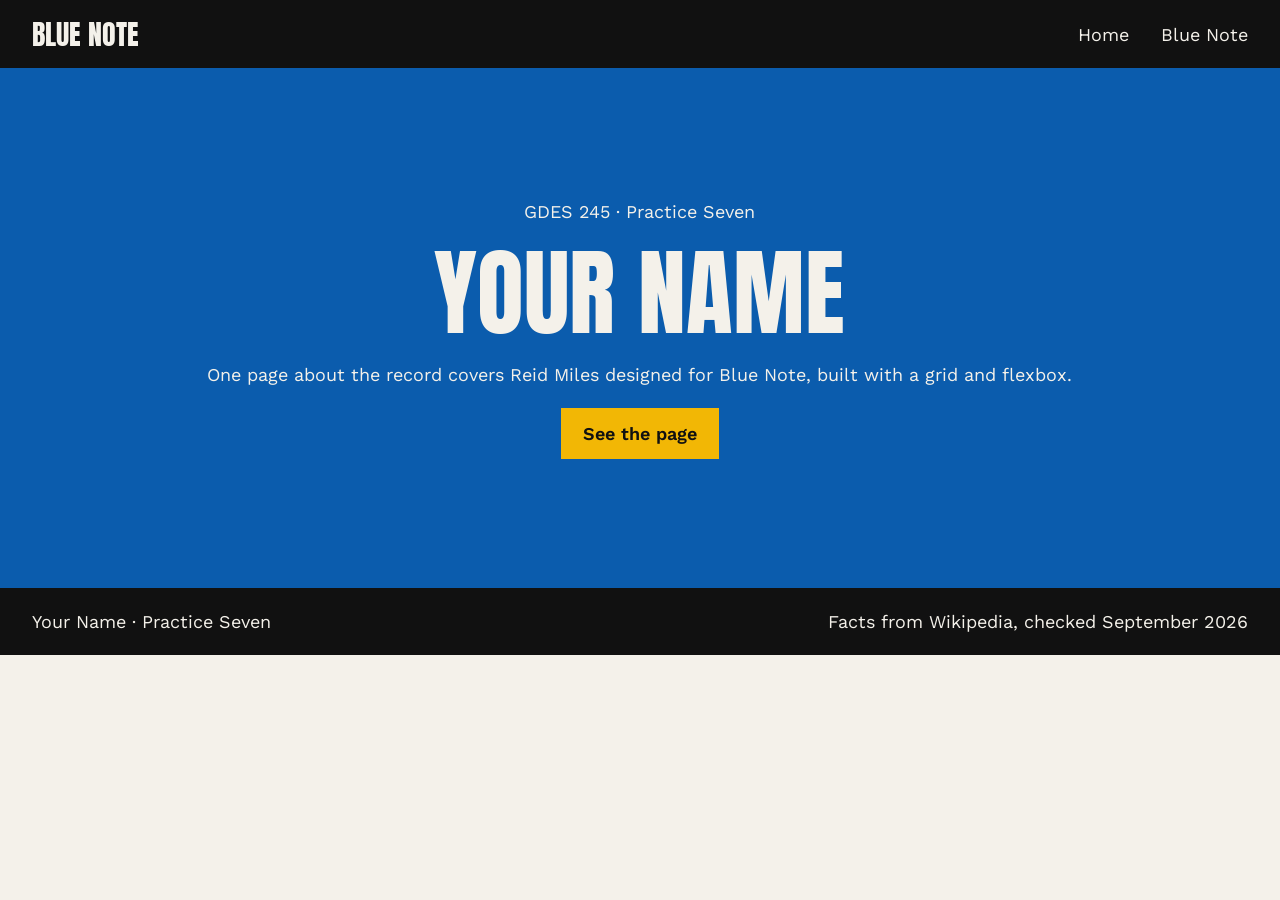
<file: index.html>
<!DOCTYPE html>
<html lang="en">
<head>
  <meta charset="UTF-8">
  <meta name="viewport" content="width=device-width, initial-scale=1.0">
  <title>Your Name, Web 1</title>

  <link rel="preconnect" href="https://fonts.googleapis.com">
  <link rel="preconnect" href="https://fonts.gstatic.com" crossorigin>
  <link href="https://fonts.googleapis.com/css2?family=Anton&family=Work+Sans:wght@400;600&display=swap" rel="stylesheet">

  <link rel="stylesheet" href="css/style.css">
</head>
<body>

<header class="site-header">
  <a class="logo" href="index.html">Blue Note</a>
  <nav>
    <ul>
      <li><a href="index.html">Home</a></li>
      <li><a href="pages/blue-note.html">Blue Note</a></li>
    </ul>
  </nav>
</header>

<section class="hero">
  <p>GDES 245 &middot; Practice Seven</p>
  <h1>Your Name</h1>
  <p>One page about the record covers Reid Miles
     designed for Blue Note, built with a grid and flexbox.</p>
  <a class="button" href="pages/blue-note.html">See the page</a>
</section>

<footer class="site-footer" id="sources">
  <p>Your Name &middot; Practice Seven</p>
  <p>Facts from Wikipedia, checked September 2026</p>
</footer>

</body>
</html>
</file>
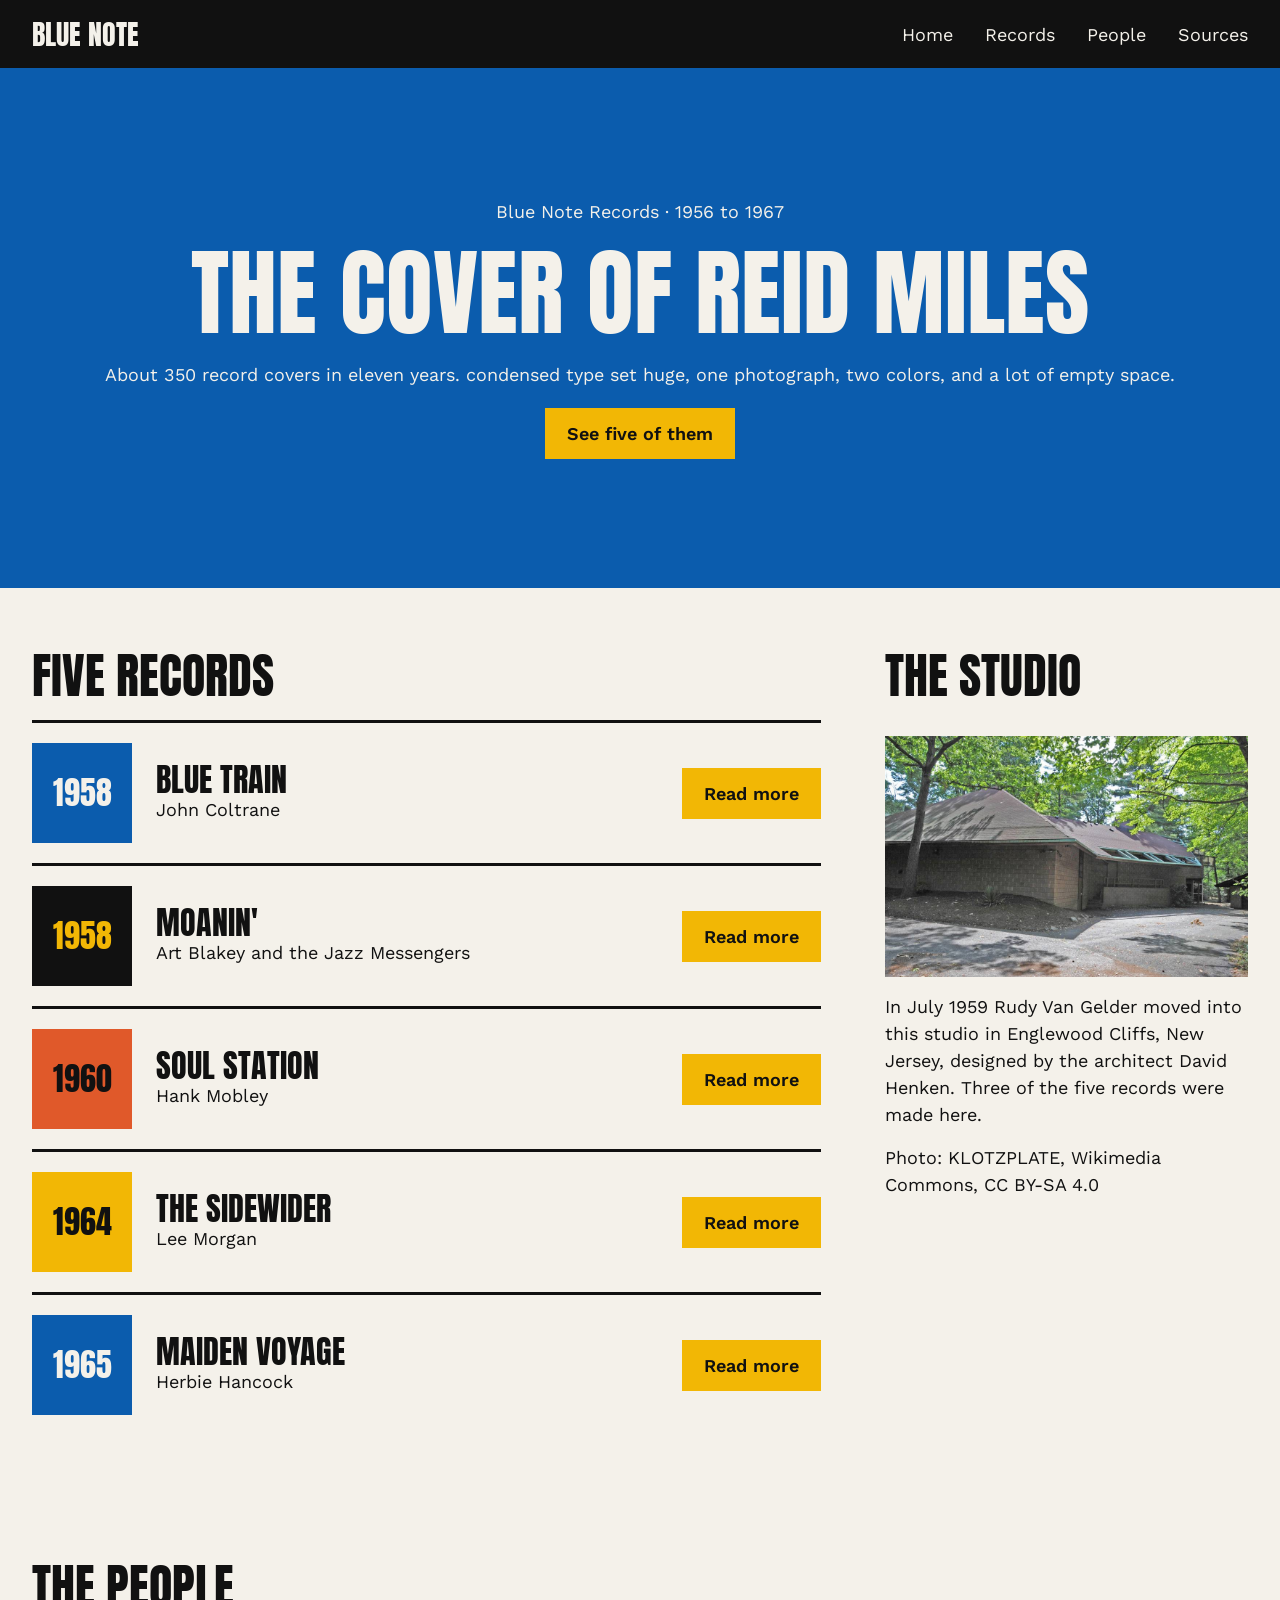
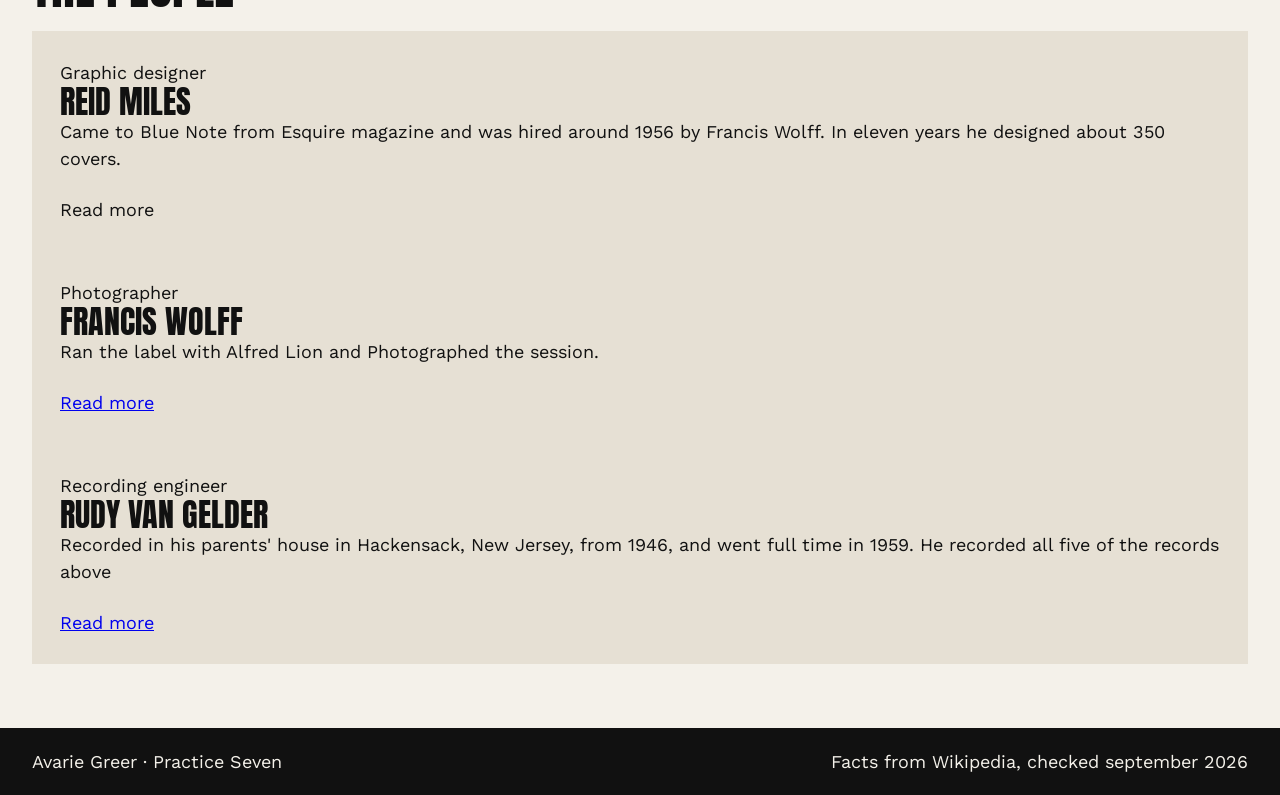
<file: pages/blue-note.html>
<!DOCTYPE html>
<html lang="en">
<head>
    <meta charset="UTF-8">
    <meta name="viewport" content="width=device-width, initial-scale=1.0">
    <title>Blue Note, the covers of Reid Miles</title>

    <link rel="preconnect" href="https://fonts.googleapis.com">
    <link rel="preconnect" href="https://fonts.gstatic.com" crossorigin>
    <link href="https://fonts.googleapis.com/css2?family=Anton&family=Work+Sans:wght@400;600&display=swap" rel="stylesheet">

    <link rel="stylesheet" href="../css/style.css">
</head>
<body>

<header class="site-header">
    <a class="logo" href="../index.html">Blue Note</a>
    <nav>
        <ul>
            <li><a href="../index.html">Home</a></li>
            <li><a href="#records">Records</a></li>
            <li><a href="#people">People</a></li>
            <li><a href="#sources">Sources</a></li>
        </ul>
    </nav>
</header>

<section class="hero">
    <p>Blue Note Records &middot; 1956 to 1967</p>
    <h1>The cover of Reid Miles</h1>
    <p>About 350 record covers in eleven years.
        condensed type set huge, one photograph, two colors,
        and a lot of empty space.</p>
    <a class="button" href="#records">See five of them</a>
</section>

<section class="records" id="records">
    <h2>Five records</h2>

    <article class="album">
        <div class="swatch blue">1958</div>
        <div class="info">
            <h3>Blue Train</h3>
            <p>John Coltrane</p>
        </div>
        <a class="button" href="https://en.wikipedia.org/wiki/Blue_Train_(album)">Read more</a>
     </article>

     <article class="album">
        <div class="swatch ink">1958</div>
        <div class="info">
            <h3>Moanin'</h3>
            <p>Art Blakey and the Jazz Messengers</p>
        </div>
        <a class="button" href="https://en.wikipedia.org/wiki/Moanin%27">Read more</a>
     </article>

     <article class="album">
        <div class="swatch orange">1960</div>
        <div class="info">
            <h3>Soul Station</h3>
            <p>Hank Mobley</p>
        </div>
        <a class="button" href="https://en.wikipedia.org/wiki/Soul_Station">Read more</a>
    </article>

    <article class="album">
        <div class="swatch yellow">1964</div>
        <div class="info">
            <h3>The Sidewider</h3>
            <p>Lee Morgan</p>
        </div>
        <a class="button" href="https://en.wikipedia.org/wiki/The_Sidewinder">Read more</a>
    </article>

    <article class="album">
        <div class="swatch blue">1965</div>
        <div class="info">
            <h3>Maiden Voyage</h3>
            <p>Herbie Hancock</p>
        </div>
        <a class="button" href="https://en.wikipedia.org/wiki/Maiden_Voyage_(Herbie_Hancock_album)">Read more</a>
    </article>
</section>

<aside class="studio">
    <h2>The studio</h2>
    <img src="../images/van-gelder-studio.jpg" width="1000" height="664"
        alt="The low brick Van Gelder Studio under tall trees in Englewood Cliffs, New Jersey">
    <p>In July 1959 Rudy Van Gelder moved into this studio in
        Englewood Cliffs, New Jersey, designed by the architect
        David Henken. Three of the five records were made here.</p>
    <p>Photo: KLOTZPLATE, Wikimedia Commons, CC BY-SA 4.0</p>
</aside>

<section class="people" id="people">
    <h2>The people</h2>
    <div class="cards">
        <article class="person">
            <div>
                <p>Graphic designer</p>
                <h3>Reid Miles</h3>
                <p>Came to Blue Note from Esquire magazine and was hired
                    around 1956 by Francis Wolff. In eleven years he 
                    designed about 350 covers.</p>
            </div>
            <a herf="https://en.wikipedia.org/wiki/Reid_Miles">Read more</a>
        </article>

        <article class="person">
            <div>
                <p>Photographer</p>
                <h3>Francis Wolff</h3>
                <p>Ran the label with Alfred Lion and Photographed
                    the session.</p>
            </div>
            <a href="https://en.wikipedia.org/wiki/Francis_Wolf">Read more</a>
        </article>
    
        <article class="person">
            <div>
                <p>Recording engineer</p>
                <h3>Rudy Van Gelder</h3>
                <p>Recorded in his parents' house in Hackensack, New Jersey,
                    from 1946, and went full time in 1959. He recorded
                     all five of the records above</p>
            </div>
            <a href="https://en.wikipedia.org/wiki/Rudy_Van_Gelder">Read more</a>
        </article>
    </div>   
</section>

<footer class="site-footer" id="sources">
    <p>Avarie Greer &middot; Practice Seven</p>
    <p>Facts from Wikipedia, checked september 2026</p>
</footer>
</body>
</html>
</file>
<file: css/style.css>
* {
    box-sizing: border-box;
    margin: 0;
    padding: 0;
}

body {
    display: grid;
    grid-template-columns: 2fr 1fr;
    background: #F4F1EA;
    color: #111111;
    font-family: 'Work Sans', sans-serif;
    font-size: 18px;
    line-height: 1.5;
}

h1, h2, h3, .logo, .swatch {
    font-family: 'Anton', sans-serif;
    font-weight: 400;
    text-transform: uppercase;
    line-height: 1;
}

.site-header, .site-footer {
    display: flex;
    justify-content: space-between;
    align-items: center;
    padding: 20px 32px;
    background: #111111;
    color: #F4F1EA
}

.site-header a {
    color: #F4F1EA;
    text-decoration: none;
}

.logo {
    font-size: 28px;
}

nav ul {
    display: flex;
    gap: 32px;
    list-style: none;
}

.hero {
    display: flex;
    flex-direction: column;
    justify-content: center;
    align-items: center;
    gap: 20px;
    min-height: 520px;
    padding: 48px 32px;
    background: #0B5CAD;
    color: #F4F1EA;
    text-align: center;
}

.hero h1 {
    font-size: 96px;
}

.button {
    padding: 12px 22px;
    background: #F2B705;
    color: #111111;
    font-weight: 600;
    text-decoration: none;
}

.site-header, .hero, .people, .site-footer {
    grid-column: span 2;
}

.records, .studio, .people {
    padding: 64px 32px;
}

h2 {
    font-size: 48px;
    margin-bottom: 20px;
}

h3 {
    font-size: 32px;
}

.album {
    display: flex;
    align-items: center;
    gap: 24px;
    padding: 20px 0;
    border-top: 3px solid #111111;
}

.swatch {
    display: flex;
    justify-content: center;
    align-items: center;
    flex: 0 0 100px;
    height: 100px;
    font-size: 32px;
}

.blue { background: #0B5CAD; color: #F4F1EA; }
.ink { background: #111111; color: #F2B705; }
.orange { background: #E0592A; }
.yellow { background: #F2B705; }

.info {
    flex: 1;
}

.studio {
    display: flex;
    flex-direction: column;
    gap: 16px;
}

.studio img {
    width: 100%;
    height: auto;
}

.card {
    display: flex;
    gap: 24px;
}

.person {
    flex: 1;
    display: flex;
    flex-direction: column;
    justify-content: space-between;
    gap: 24px;
    padding: 28px;
    background: #E6E0D4
}
</file>
